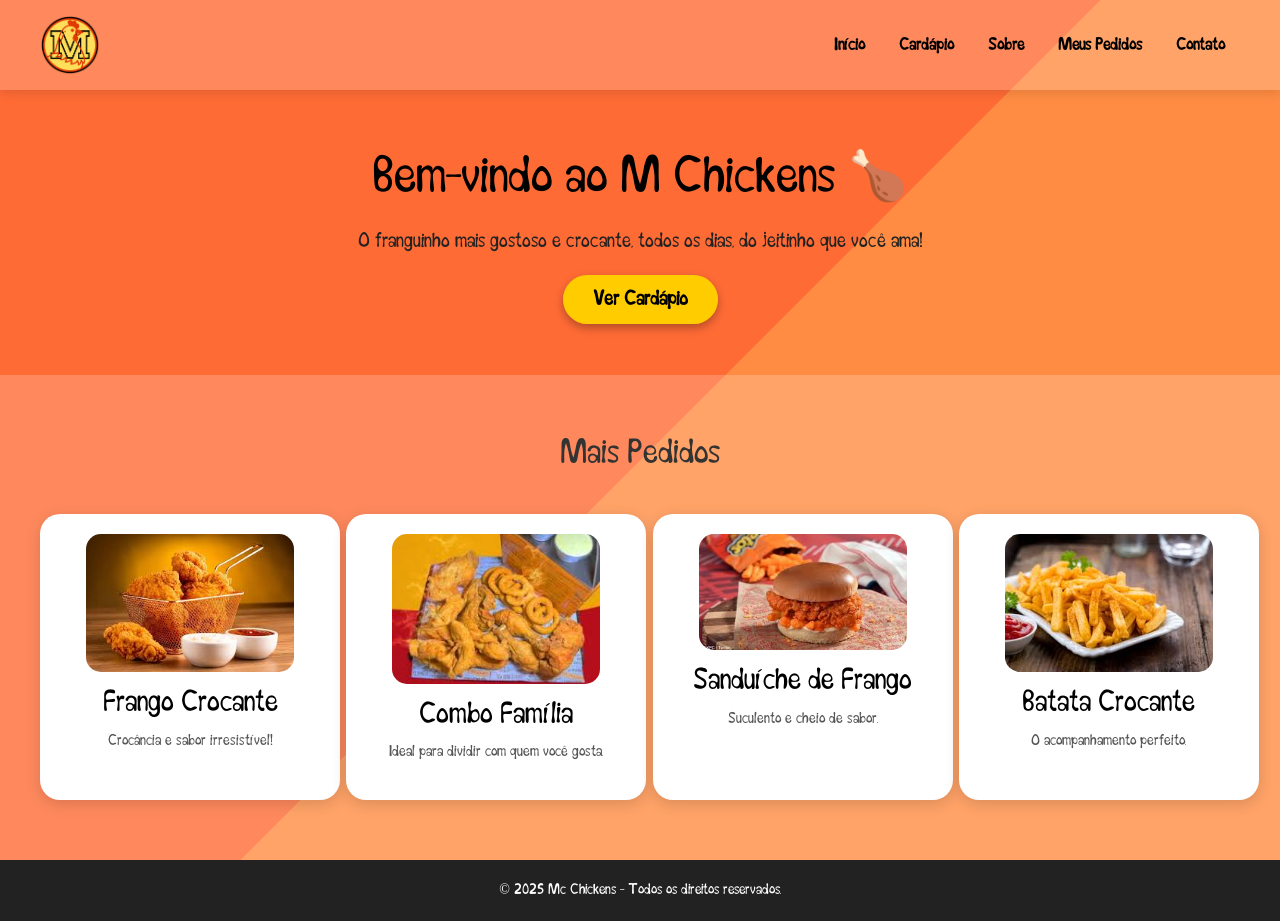
<file: html/index.html>
<!DOCTYPE html>
<html lang="pt-BR">
<head>
  <meta charset="UTF-8">
  <meta name="viewport" content="width=device-width, initial-scale=1.0">
  <title>M Chickens - Início</title>
  <script defer src="/javascript/inicio.js"></script>
  <link rel="stylesheet" href="https://stackpath.bootstrapcdn.com/bootstrap/4.1.3/css/bootstrap.min.css" integrity="sha384-MCw98/SFnGE8fJT3GXwEOngsV7Zt27NXFoaoApmYm81iuXoPkFOJwJ8ERdknLPMO" crossorigin="anonymous">
  <link rel="stylesheet" href="/css/inicio.css">
</head>
<body>

  <header>
    <img onclick="showdiv()" src="/img/logo m chickens simples.png" alt="M Chickens Logo">
    <nav>
      <div class="links">
      <a href="#">Início</a>
      <a href="cardapio.html">Cardápio</a>
      <a href="sobre.html">Sobre</a>
      <a href="carrinho.html">Meus Pedidos</a>
      <a href="https://api.whatsapp.com/send?phone=5511940318625&text=Olá%20gostaria%20de%20mais%20informações!%20">Contato</a>
      </div>
    </nav>
  </header>

  <section class="hero">
    <div class="hero-content">
      <h1>Bem-vindo ao M Chickens 🍗</h1>
      <p>O franguinho mais gostoso e crocante, todos os dias, do jeitinho que você ama!</p>
      <a href="cardapio.html">Ver Cardápio</a>
    </div>
  </section>

  <section class="menu-section">
    <h2>Mais Pedidos</h2>
    <div class="menu-grid">
      <div class="menu-card">
        <img src="/img/flango flito.jpg" alt="Frango Frito">
        <h3>Frango Crocante</h3>
        <p>Crocância e sabor irresistível!</p>
      </div>
      <div class="menu-card">
        <img src="/img/combo familia.jpg" alt="Combo Família">
        <h3>Combo Família</h3>
        <p>Ideal para dividir com quem você gosta.</p>
      </div>
      <div class="menu-card">
        <img src="/img/sanduiche de flango.jpg" alt="Sanduíche de Frango">
        <h3>Sanduíche de Frango</h3>
        <p>Suculento e cheio de sabor.</p>
      </div>
      <div class="menu-card">
        <img src="/img/batata.jpg" alt="Batata Frita">
        <h3>Batata Crocante</h3>
        <p>O acompanhamento perfeito.</p>
      </div>
    </div>
  </section>

  <footer>
    © 2025 Mc Chickens - Todos os direitos reservados.
  </footer>
</body>
</html>
</file>
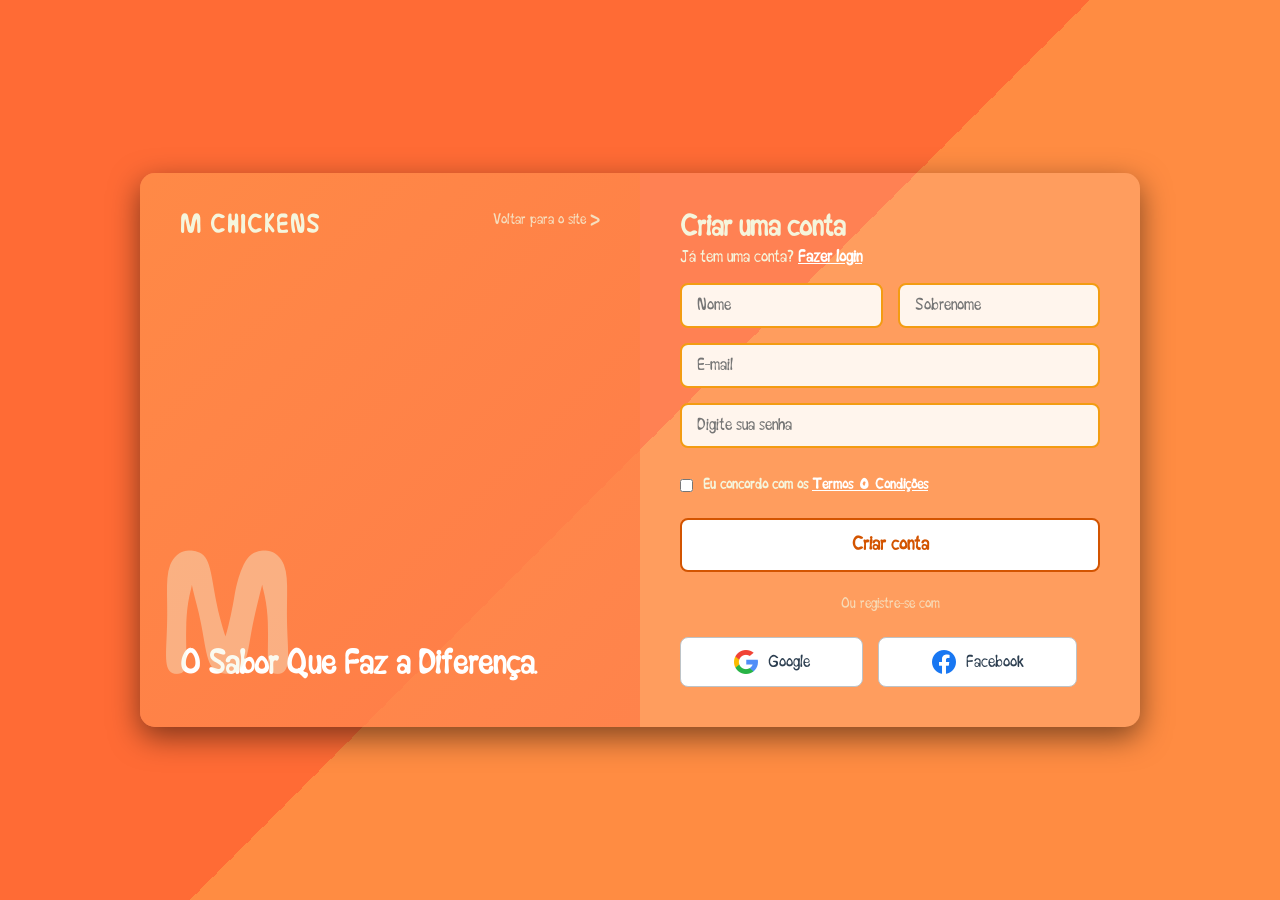
<file: html/cadastrar.html>
<!doctype html>
<html lang="pt-BR">
  <head>
    <meta charset="UTF-8" />
    <meta name="viewport" content="width=device-width, initial-scale=1.0" />
    <title>M Chickens - cadastro</title>
    <script defer src="/javascript/cadastrar.js"></script>
    <link rel="stylesheet" href="/css/cadatrar.css" />
    <link
      rel="stylesheet"
      href="https://cdnjs.cloudflare.com/ajax/libs/font-awesome/6.0.0-beta3/css/all.min.css"
    />
  </head>
  <body>
    <div class="coisas-login">
      <div class="pt-esquerda">
        <div class="logotipo">M Chickens</div>
        <a href="/html/inicio.html" class="link-voltar">Voltar para o site ></a>
        <div class="coisas-painel">
          <h1 class="titulo">O Sabor Que Faz a Diferença.</h1>
        </div>
        <div class="m-decorativo">M</div>
      </div>

      <div class="pt-direita">
        <h2>Criar uma conta</h2>
        <p class="login1">
          Já tem uma conta? <a href="login.html" class="login2">Fazer login</a>
        </p>

        <br />
        <form>
          <div class="nome">
            <input type="text" class="inputs" placeholder="Nome" required />
            <input
              type="text"
              class="inputs"
              placeholder="Sobrenome"
              required
            />
          </div>

          <input type="email" class="inputs" placeholder="E-mail" required />

          <div class="senha">
            <input
              type="password"
              class="inputs"
              placeholder="Digite sua senha"
              required
            />
          </div>

          <div class="checkbox">
            <input
              placeholder="."
              class="cb"
              type="checkbox"
              id="termos"
              required
            />
            <h4>Eu concordo com os <a href="#">Termos & Condições</a></h4>
          </div>

          <button onclick="cc()" id="btconta" type="submit" class="botaocriar">
            Criar conta
          </button>
        </form>

        <p class="registarga">Ou registre-se com</p>

        <div class="logingoogle">
          <button class="botao-g">
            <img src="../img/search.png" alt="" /> <span>Google</span>
          </button>
          <button class="botao-f">
            <img src="../img/facebook.png" alt="" /> Facebook
          </button>
        </div>
      </div>
    </div>
  </body>
</html>
</file>
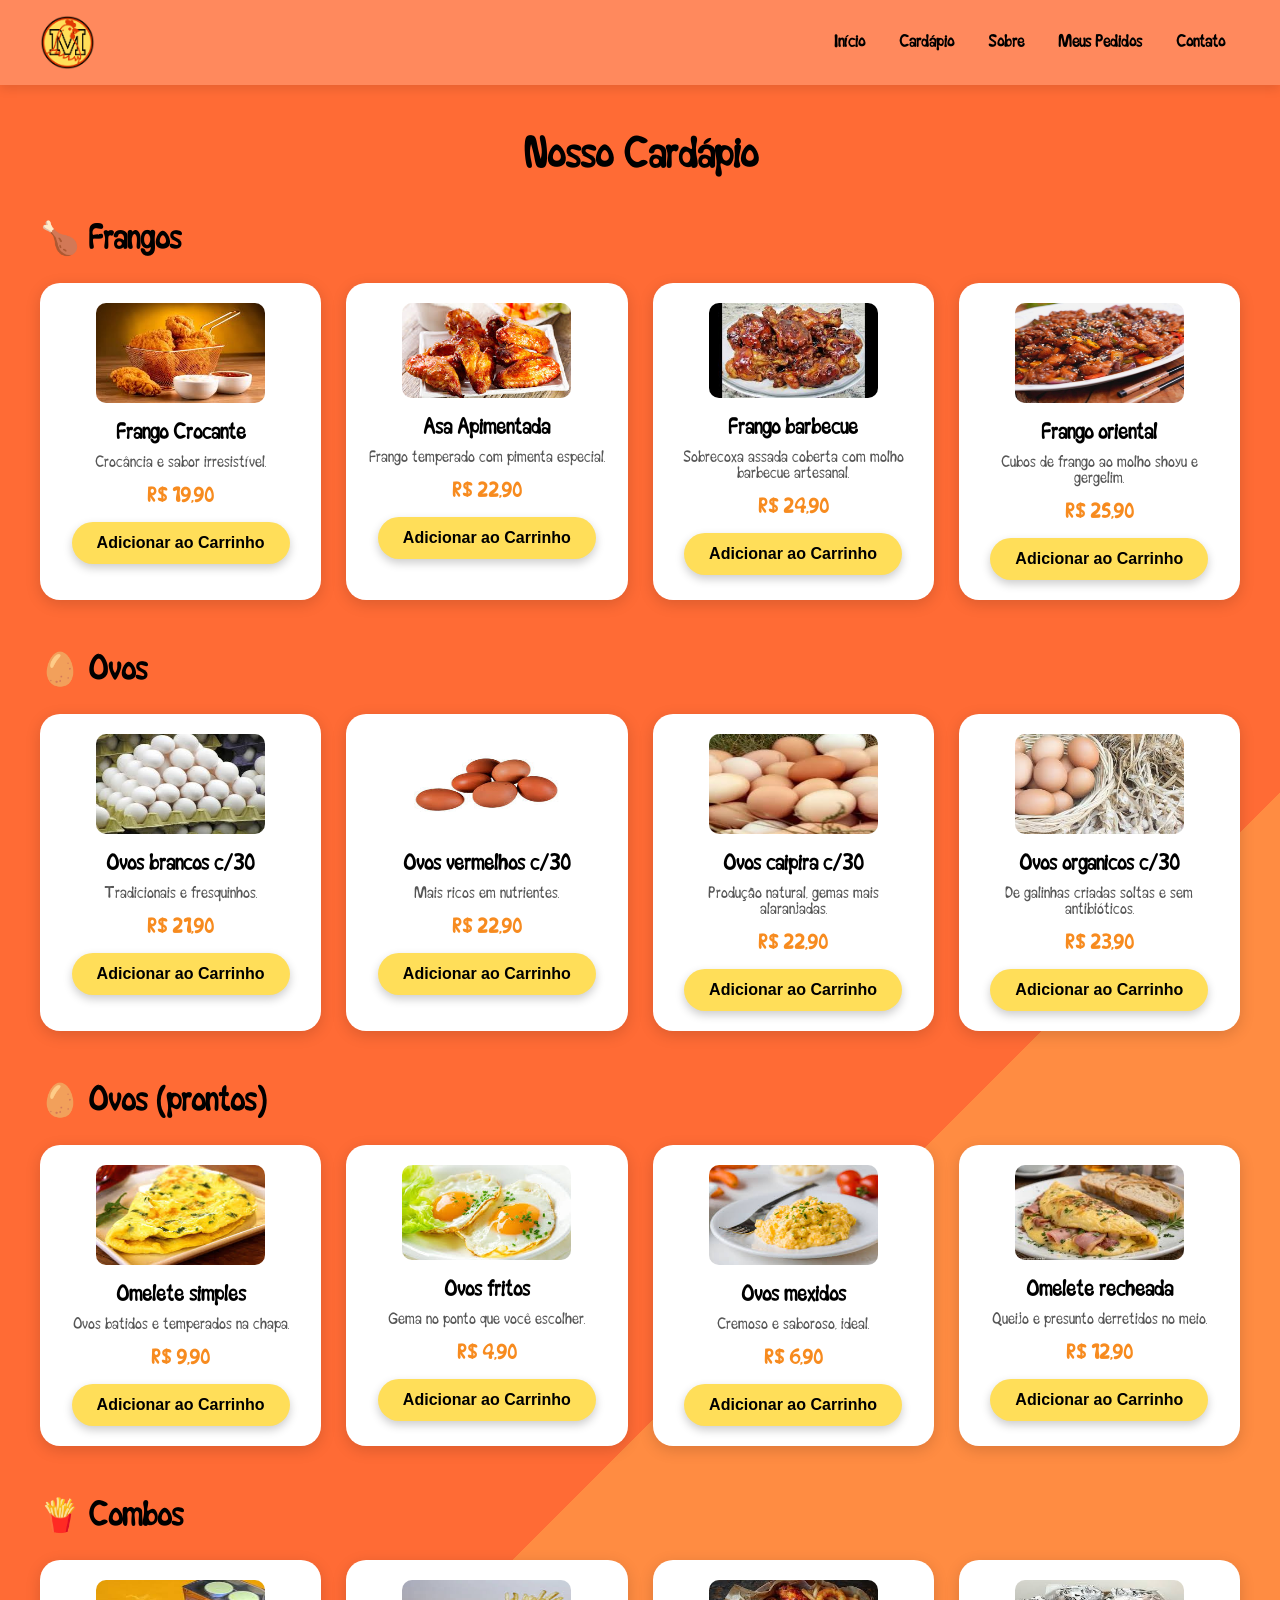
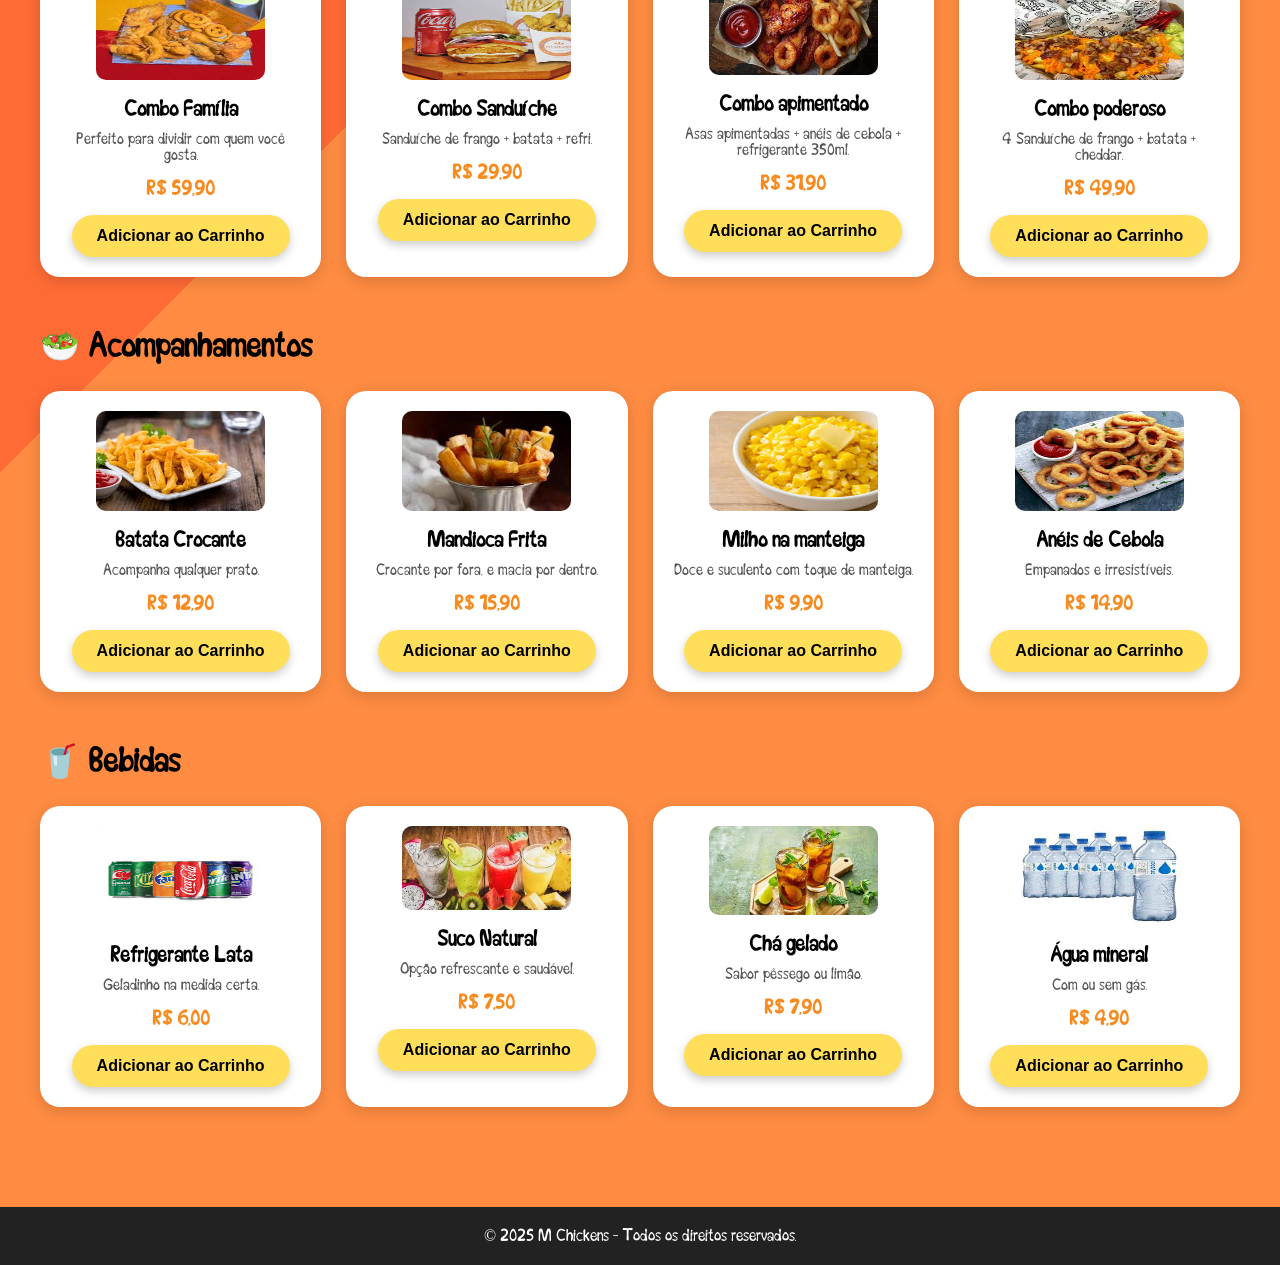
<file: html/cardapio.html>
<!DOCTYPE html>
<html lang="pt-BR">
<head>
  <meta charset="UTF-8">
  <meta name="viewport" content="width=device-width, initial-scale=1.0">
  <title>Mc Chickens - Cardápio</title>
  <link href="https://fonts.googleapis.com/css2?family=Poppins:wght@400;600;700&display=swap" rel="stylesheet">
  <link rel="stylesheet" href="/css/cardapio.css">
  <script defer src="/javascript/cardapio.js"></script>
</head>
<body>

  <header>
    <img onclick="showdiv()" src="/img/logo m chickens simples.png" alt="Mc Chickens Logo">
    <nav>
      <a href="index.html">Início</a>
      <a href="#">Cardápio</a>
      <a href="sobre.html">Sobre</a>
      <a href="carrinho.html">Meus Pedidos</a>
      <a href="https://api.whatsapp.com/send?phone=5511940318625&text=Olá%20gostaria%20de%20mais%20informações!%20">Contato</a>
    </nav>
  </header>

  <section class="cardapio">
    <h1>Nosso Cardápio</h1>

    <div class="categoria">
      <h2>🍗 Frangos</h2>
      <div class="produtos">
        <div class="produto">
          <img src="/img/flango flito.jpg" alt="Frango Crocante">
          <h3>Frango Crocante</h3>
          <p>Crocância e sabor irresistível.</p>
          <div class="preco">R$ 19,90</div>
          <button>Adicionar ao Carrinho</button>
        </div>
        <div class="produto">
          <img src="/img/asinha apimentada.jpg" alt="Asa Apimentada">
          <h3>Asa Apimentada</h3>
          <p>Frango temperado com pimenta especial.</p>
          <div class="preco">R$ 22,90</div>
          <button>Adicionar ao Carrinho</button>
        </div>
        <div class="produto">
          <img src="/img/frango barbecue.jpg" alt="Asa Apimentada">
          <h3>Frango barbecue</h3>
          <p>Sobrecoxa assada coberta com molho barbecue artesanal.</p>
          <div class="preco">R$ 24,90</div>
          <button>Adicionar ao Carrinho</button>
        </div>
        <div class="produto">
          <img src="/img/frango oriental.jpeg" alt="Asa Apimentada">
          <h3>Frango oriental</h3>
          <p>Cubos de frango ao molho shoyu e gergelim.</p>
          <div class="preco">R$ 25,90</div>
          <button>Adicionar ao Carrinho</button>
        </div>
      </div>
    </div>

    <div class="categoria">
      <h2>🥚 Ovos</h2>
      <div class="produtos">
        <div class="produto">
          <img src="/img/ovos brancos.jpg" alt="Frango Crocante">
          <h3>Ovos brancos c/30</h3>
          <p>Tradicionais e fresquinhos.</p>
          <div class="preco">R$ 21,90</div>
          <button>Adicionar ao Carrinho</button>
        </div>
        <div class="produto">
          <img src="/img/ovos vermelhos.jpg" alt="Asa Apimentada">
          <h3>Ovos vermelhos c/30</h3>
          <p>Mais ricos em nutrientes.</p>
          <div class="preco">R$ 22,90</div>
          <button>Adicionar ao Carrinho</button>
        </div>
        <div class="produto">
          <img src="/img/ovos caipira.jpg" alt="Asa Apimentada">
          <h3>Ovos caipira c/30</h3>
          <p>Produção natural, gemas mais alaranjadas.</p>
          <div class="preco">R$ 22,90</div>
          <button>Adicionar ao Carrinho</button>
        </div>
        <div class="produto">
          <img src="/img/ovos organicos.jpg" alt="Asa Apimentada">
          <h3>Ovos organicos c/30</h3>
          <p>De galinhas criadas soltas e sem antibióticos.</p>
          <div class="preco">R$ 23,90</div>
          <button>Adicionar ao Carrinho</button>
        </div>
      </div>
    </div>

    <div class="categoria">
      <h2>🥚 Ovos (prontos)</h2>
      <div class="produtos">
        <div class="produto">
          <img src="/img/omelete simples.jpg" alt="Frango Crocante">
          <h3>Omelete simples</h3>
          <p>Ovos batidos e temperados na chapa.</p>
          <div class="preco">R$ 9,90</div>
          <button>Adicionar ao Carrinho</button>
        </div>
        <div class="produto">
          <img src="/img/ovos frito.jpg" alt="Asa Apimentada">
          <h3>Ovos fritos</h3>
          <p>Gema no ponto que você escolher.</p>
          <div class="preco">R$ 4,90</div>
          <button>Adicionar ao Carrinho</button>
        </div>
        <div class="produto">
          <img src="/img/ovos mexidos.jpg" alt="Asa Apimentada">
          <h3>Ovos mexidos</h3>
          <p>Cremoso e saboroso, ideal.</p>
          <div class="preco">R$ 6,90</div>
          <button>Adicionar ao Carrinho</button>
        </div>
        <div class="produto">
          <img src="/img/omelete de presunto e queijo.jpg" alt="Asa Apimentada">
          <h3>Omelete recheada</h3>
          <p>Queijo e presunto derretidos no meio.</p>
          <div class="preco">R$ 12,90</div>
          <button>Adicionar ao Carrinho</button>
        </div>
      </div>
    </div>

    <div class="categoria">
      <h2>🍟 Combos</h2>
      <div class="produtos">
        <div class="produto">
          <img src="/img/combo familia.jpg" alt="Combo Família">
          <h3>Combo Família</h3>
          <p>Perfeito para dividir com quem você gosta.</p>
          <div class="preco">R$ 59,90</div>
          <button>Adicionar ao Carrinho</button>
        </div>
        <div class="produto">
          <img src="/img/combo sanduiche.jpg" alt="Combo Sanduíche">
          <h3>Combo Sanduíche</h3>
          <p>Sanduíche de frango + batata + refri.</p>
          <div class="preco">R$ 29,90</div>
          <button>Adicionar ao Carrinho</button>
        </div>
        <div class="produto">
          <img src="/img/combo apimentado.jpg" alt="Combo Sanduíche">
          <h3>Combo apimentado</h3>
          <p>Asas apimentadas + anéis de cebola + refrigerante 350ml.</p>
          <div class="preco">R$ 31,90</div>
          <button>Adicionar ao Carrinho</button>
        </div>
        <div class="produto">
          <img src="/img/Combo poderoso.jpg" alt="Combo Sanduíche">
          <h3>Combo poderoso</h3>
          <p>4 Sanduíche de frango + batata + cheddar.</p>
          <div class="preco">R$ 49,90</div>
          <button>Adicionar ao Carrinho</button>
        </div>
      </div>
    </div>

    <div class="categoria">
      <h2>🥗 Acompanhamentos</h2>
      <div class="produtos">
        <div class="produto">
          <img src="/img/batata.jpg" alt="Batata Frita">
          <h3>Batata Crocante</h3>
          <p>Acompanha qualquer prato.</p>
          <div class="preco">R$ 12,90</div>
          <button>Adicionar ao Carrinho</button>
        </div>
        <div class="produto">
          <img src="/img/mandioquinha frita.jpg" alt="Salada">
          <h3>Mandioca Frita</h3>
          <p>Crocante por fora, e macia por dentro.</p>
          <div class="preco">R$ 15,90</div>
          <button>Adicionar ao Carrinho</button>
        </div>
        <div class="produto">
          <img src="/img/milho na manteiga.jpg" alt="Salada">
          <h3>Milho na manteiga</h3>
          <p>Doce e suculento com toque de manteiga.</p>
          <div class="preco">R$ 9,90</div>
          <button>Adicionar ao Carrinho</button>
        </div>
        <div class="produto">
          <img src="/img/onion rings.jpg" alt="Salada">
          <h3>Anéis de Cebola</h3>
          <p>Empanados e irresistíveis.</p>
          <div class="preco">R$ 14,90</div>
          <button>Adicionar ao Carrinho</button>
        </div>
      </div>
    </div>

    <div class="categoria">
      <h2>🥤 Bebidas</h2>
      <div class="produtos">
        <div class="produto">
          <img src="/img/Refrigerantes.jpg" alt="Refrigerante">
          <h3>Refrigerante Lata</h3>
          <p>Geladinho na medida certa.</p>
          <div class="preco">R$ 6,00</div>
          <button>Adicionar ao Carrinho</button>
        </div>
        <div class="produto">
          <img src="/img/Sucos.jpg" alt="Suco Natural">
          <h3>Suco Natural</h3>
          <p>Opção refrescante e saudável.</p>
          <div class="preco">R$ 7,50</div>
          <button>Adicionar ao Carrinho</button>
        </div>
        <div class="produto">
          <img src="/img/cha gelado.jpg" alt="Suco Natural">
          <h3>Chá gelado</h3>
          <p>Sabor pêssego ou limão.</p>
          <div class="preco">R$ 7,90</div>
          <button>Adicionar ao Carrinho</button>
        </div>
        <div class="produto">
          <img src="/img/agua mineral.jpg" alt="Suco Natural">
          <h3>Água mineral</h3>
          <p>Com ou sem gás.</p>
          <div class="preco">R$ 4,90</div>
          <button>Adicionar ao Carrinho</button>
      </div>
    </div>
  </section>

  <footer>
    © 2025 M Chickens - Todos os direitos reservados.
  </footer>
</body>
</html>
</file>
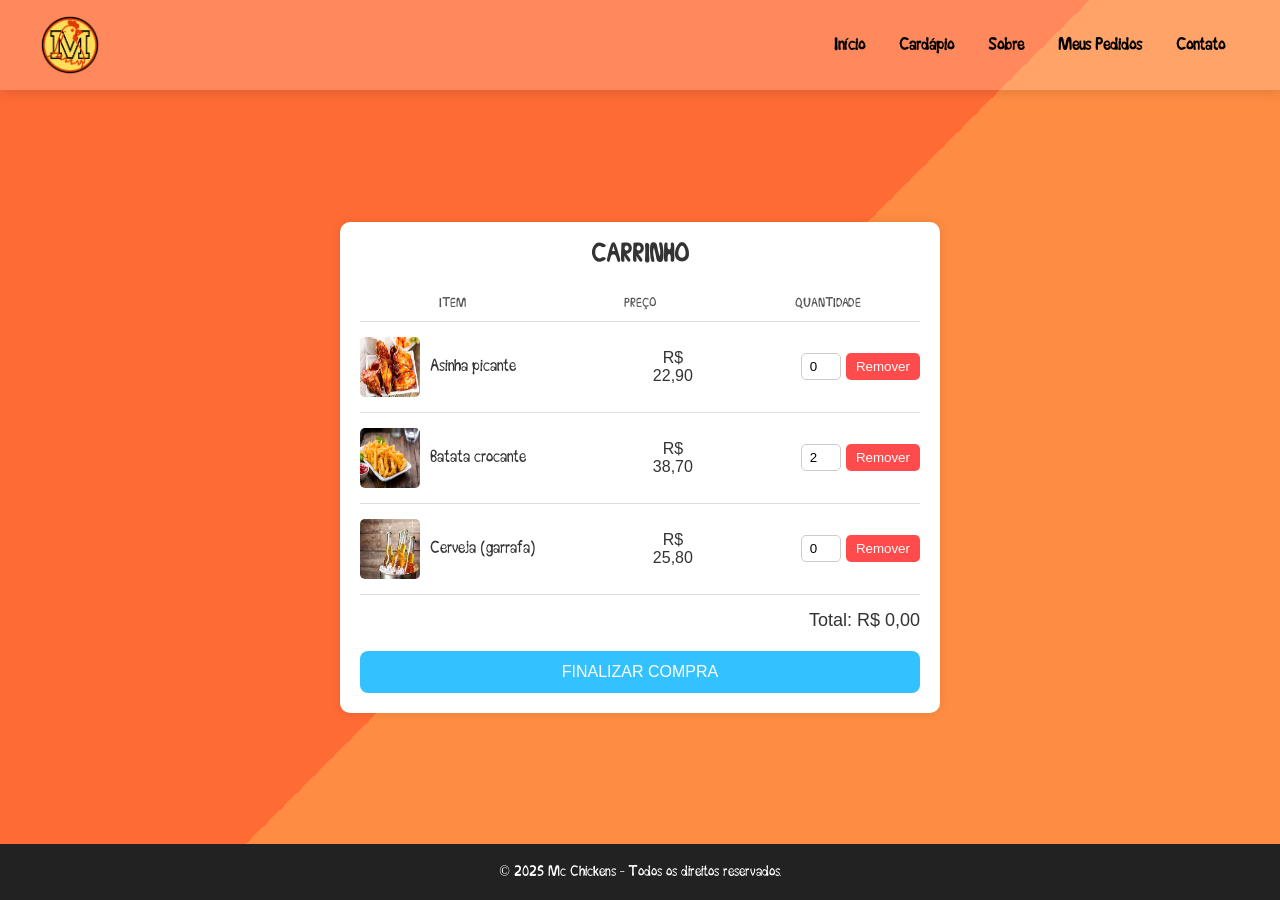
<file: html/carrinho.html>
<!DOCTYPE html>
<html lang="pt-BR">
<head>
  <meta charset="UTF-8">
  <meta name="viewport" content="width=device-width, initial-scale=1.0">
  <title>M Chickens - Carrinho</title>

  <link rel="stylesheet" href="/css/carrinho.css">
  <script defer src="/javascript/carrinho.js"></script>
</head>

<body>

<header>
  <img src="/img/logo m chickens simples.png" alt="Logo">
  <nav>
    <div class="links">
      <a href="./index.html">Início</a>
      <a href="./cardapio.html">Cardápio</a>
      <a href="./sobre.html">Sobre</a>
      <a href="#">Meus Pedidos</a>
      <a href="https://api.whatsapp.com/send?phone=5511940318625&text=Olá%20gostaria%20de%20mais%20informações!%20">Contato</a>
    </div>
  </nav>
</header>

<section class="hero">
  <div class="container">

    <h2>CARRINHO</h2>

    <div class="header-row">
      <p>ITEM</p>
      <p>PREÇO</p>
      <p>QUANTIDADE</p>
    </div>

    <div class="item">
      <div class="item-info">
        <img alt="." src="/img/asinha apimentada.jpg">
        <p>Asinha picante</p>
      </div>

      <div class="valor">
        <p>R$</p>
        <p class="valor-item">22,90</p>
      </div>

      <div class="quantidade">
        <input placeholder="." class="qtd" type="number" min="0" value="0" oninput="atualizarTotal()">
        <button class="btn-remover">Remover</button>
      </div>
    </div>

    <div class="item">
      <div class="item-info">
        <img alt="." src="/img/batata.jpg">
        <p>Batata crocante</p>
      </div>

      <div class="valor">
        <p>R$</p>
        <p class="valor-item">38,70</p>
      </div>

      <div class="quantidade">
        <input placeholder="." class="qtd" type="number" min="0" value="2" oninput="atualizarTotal()">
        <button class="btn-remover">Remover</button>
      </div>
    </div>

    <div class="item">
      <div class="item-info">
        <img alt="." src="/img/cerveja.jpg">
        <p>Cerveja (garrafa)</p>
      </div>

      <div class="valor">
        <p>R$</p>
        <p class="valor-item">25,80</p>
      </div>

      <div class="quantidade">
        <input placeholder="." class="qtd" type="number" min="0" value="0" oninput="atualizarTotal()">
        <button class="btn-remover">Remover</button>
      </div>
    </div>

    <div class="final">
      <p id="Total">Total: R$ 0,00</p>
    </div>

    <button class="btn-finalizar">FINALIZAR COMPRA</button>

  </div>
</section>

<footer>
  © 2025 Mc Chickens - Todos os direitos reservados.
</footer>

</body>
</html>
</file>
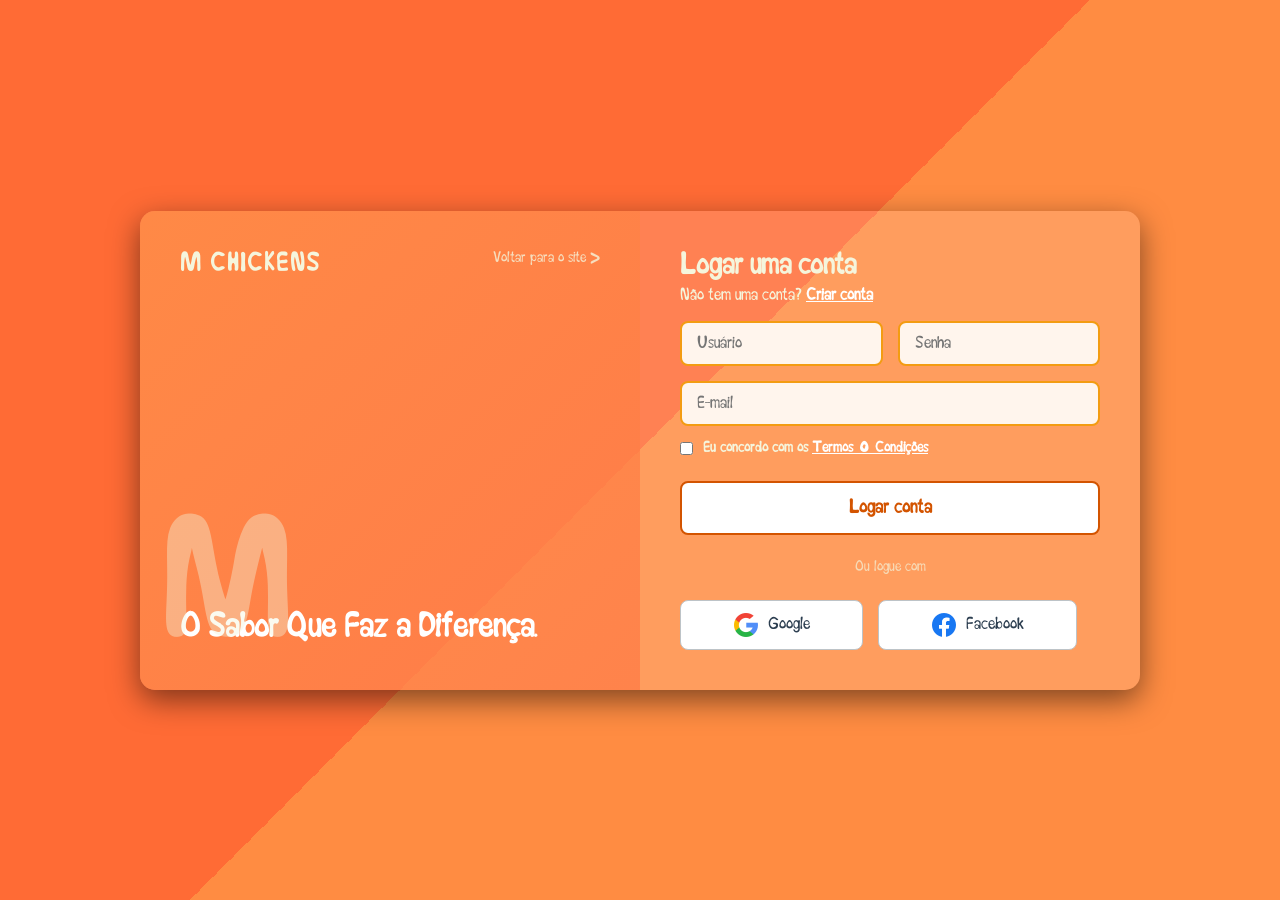
<file: html/login.html>
<!DOCTYPE html>
<html lang="pt-BR">
<head>
    <meta charset="UTF-8">
    <meta name="viewport" content="width=device-width, initial-scale=1.0">
    <title>M Chickens - login</title>
    <script defer src="/javascript/login.js"></script>
    <link rel="stylesheet" href="/css/login.css">
    <link rel="stylesheet" href="https://cdnjs.cloudflare.com/ajax/libs/font-awesome/6.0.0-beta3/css/all.min.css">
</head>
<body>
    <div class="coisas-login">
        <div class="pt-esquerda">
            <div class="logotipo">M Chickens</div>
            <a href="index.html" class="link-voltar">Voltar para o site ></a>
            <div class="coisas-painel">
                <h1 class="titulo">O Sabor Que Faz a Diferença.</h1>
            </div>
            <div class="m-decorativo">M</div>
        </div>

        <div class="pt-direita">
            <h2>Logar uma conta</h2>
            <p class="login1">Não tem uma conta? <a href="cadastrar.html" class="login2">Criar conta</a></p>

            <br>

                <div class="nome">
                    <input type="text" id="usuario" class="inputs" placeholder="Usuário" required>
                    <input type="password" id="password" class="inputs" placeholder="Senha" required>
                </div>
                
                <input type="email" class="inputs" placeholder="E-mail" id="email" required>

                <div class="checkbox">
                    <input placeholder="." class="cb" type="checkbox" id="termos" required>
                    <h4 >Eu concordo com os <a href="#">Termos & Condições</a></h4>
                </div>

                <button onclick="logar()" type="submit" class="botaocriar">Logar conta</button>

            <p class="registarga">Ou logue com</p> 

            <div class="logingoogle">
                <button class="botao-g">
                     <img src="../img/search.png" alt=""> <span>Google</span>
                </button>
                <button class="botao-f">
                     <img src="../img/facebook.png" alt=""> Facebook 
                </button>
            </div>
        </div>
    </div>

</body>
</html>
</file>
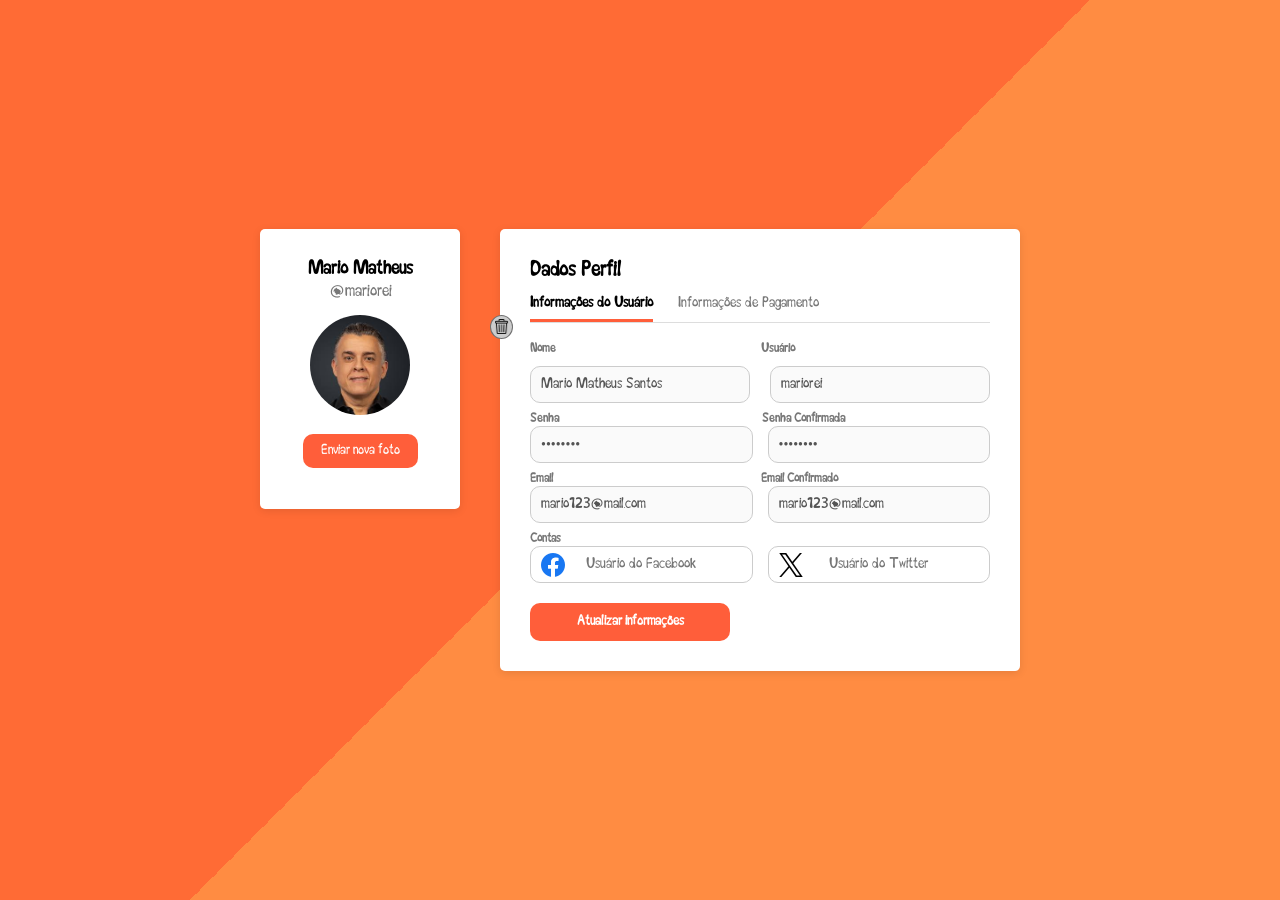
<file: html/perfilusua.html>
<!DOCTYPE html>
<html lang="pt-BR">
  <head>
    <meta charset="UTF-8" />
    <meta name="viewport" content="width=device-width, initial-scale=1.0" />
    <title>Editar Perfil</title>
    <link rel="stylesheet" href="../css/perfilusua.css" />
    <script src="../javascript/perfilusua.js"></script>
  </head>
  <body>
    <div class="container">

      <div class="perfil">
        <h3>Mario Matheus</h3>
        <p class="usuario">@mariorei</p>

        <div class="lixeira">
          <img src="../img/lixeira.png" alt="" />
        </div>
        <div class="foto">
          <img src="../img/img mario.jpg" alt="Foto de perfil" />
        </div>

        <button onclick="mudartamanho()" class="botao-foto">
          Enviar nova foto
        </button>
        <br />
        <br />
        <h5 hidden class="texto-erro">
          Esta funcionalidade não esta disponivel no momento!
        </h5>
      </div>

      <div class="editar">
        <h2>Dados Perfil</h2>

        <div class="abas">
          <p class="infusua">Informações do Usuário</p>
          <p class="infpaga">Informações de Pagamento</p>
        </div>

        <div class="inputs">
          <div class="nomeusuario">
          <h6>Nome</h6>
          <h6>Usuário</h6>
          </div>
          <div class="nome">
            <input
              disabled
              class="bt-atz"
              type="text"
              placeholder="Nome completo"
              value="Mario Matheus Santos"
            />
            <input
              disabled
              class="bt-atz"
              type="text"
              placeholder="Nome de usuário"
              value="mariorei"
            />
          </div>

          <div class="teste">
            <div class="senhas">
              <h6>Senha</h6>
              <h6>Senha Confirmada</h6>
            </div>
            <div class="senha">
              
              <input
                disabled
                class="bt-atz"
                id="senha"
                type="password"
                placeholder="Senha"
                value="********"
              />
              <input
                disabled
                class="bt-atz"
                id="nova-senha"
                type="password"
                placeholder="Confirmar senha"
                value="********"
              />
            </div>
          </div>

          <div class="teste">
            <div class="emails">
              <h6>Email</h6>
              <h6>Email Confirmado</h6>
            </div>
            <div class="email">
              <input
                disabled
                class="bt-atz"
                id="email"
                type="email"
                placeholder="Endereço de e-mail"
                value="mario123@mail.com"
              />
              <input
                disabled
                class="bt-atz"
                id="novo-email"
                type="email"
                placeholder="Confirmar e-mail"
                value="mario123@mail.com"
              />
            </div>
          </div>

          <div class="teste">
            <h6>Contas</h6>
            <div class="ft">

              <input
                class="inputf"
                type="text"
                maxlength="14"
                placeholder="Usuário do Facebook"
              />

              <input
                class="inputx"
                type="text"
                maxlength="14"
                placeholder="Usuário do Twitter"
              />
            </div>
          </div>

          <div class="botoes">
            <button onclick="atualizardados()" class="botao-atualizar">
              Atualizar informações
            </button>
            <button hidden onclick="salvardados()" class="botao-salvar">
              Salvar informações
            </button>
          </div>
        </div>
      </div>
    </div>
  </body>
</html>
</file>
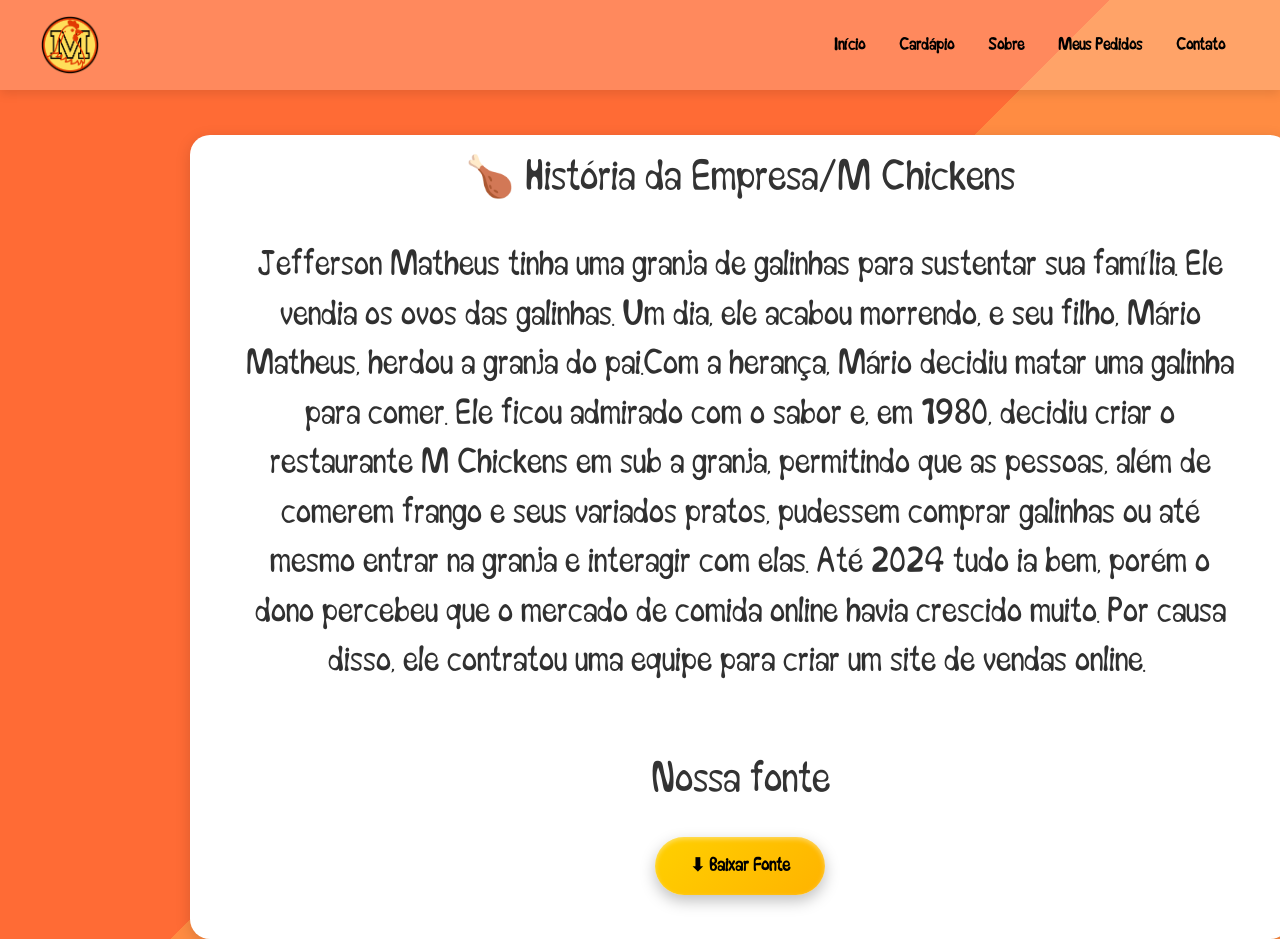
<file: html/sobre.html>
<!DOCTYPE html>
<html lang="pt-BR">
    <head>
        <meta charset="UTF-8">
        <meta name="viewport" content="width=device-width, initial-scale=1.0">
        <title>M Chickens - Sobre nós</title>
        
        <link rel="stylesheet" href="https://stackpath.bootstrapcdn.com/bootstrap/4.1.3/css/bootstrap.min.css" integrity="sha384-MCw98/SFnGE8fJT3GXwEOngsV7Zt27NXFoaoApmYm81iuXoPkFOJwJ8ERdknLPMO" crossorigin="anonymous">
        <link rel="stylesheet" href="/css/sobre.css">
        <script defer src="/javascript/inicio.js"></script>
    </head>
    <body>

    <header>
    <img onclick="showdiv()" src="/img/logo m chickens simples.png" alt="M Chickens Logo">
        <nav>
            <div class="links">
            <a href="index.html">Início</a>
            <a href="cardapio.html">Cardápio</a>
            <a href="#">Sobre</a>
            <a href="carrinho.html">Meus Pedidos</a>
            <a href="https://api.whatsapp.com/send?phone=5511940318625&text=Olá%20gostaria%20de%20mais%20informações!%20">Contato</a>
            </div>
        </nav>
    </header>

    <div class="menu-card">
        <h1>🍗 História da Empresa/M Chickens</h1>
        <p>Jefferson Matheus tinha uma granja de galinhas para sustentar sua família. Ele vendia os ovos das galinhas. Um dia, ele acabou morrendo, e seu filho, Mário Matheus, herdou a granja do pai.Com a herança, Mário decidiu matar uma galinha para comer. Ele ficou admirado com o sabor e, em 1980, decidiu criar o restaurante M Chickens em sub a granja, permitindo que as pessoas, além de comerem frango e seus variados pratos, pudessem comprar galinhas ou até mesmo entrar na granja e interagir com elas. Até 2024 tudo ia bem, porém o dono percebeu que o mercado de comida online havia crescido muito. Por causa disso, ele contratou uma equipe para criar um site de vendas online. </p>
        <br>
        <h1>Nossa fonte</h1>
        <br>
        <a class="download" href="../fontes/galifont.!.zip" download>
            ⬇ Baixar Fonte
        </a>
        <br>
        <br>
    </div>

    </body>
</html>
</file>
<file: css/inicio.css>
@font-face {
    font-family: galfont;
    src: url("/fontes/galfont-Regular.otf");
}

* {
  margin: 0;
  padding: 0;
  box-sizing: border-box;
}

body {
  font-family: galfont;
  background: linear-gradient(135deg, #FF6B35 50%, #FF8C42 50%);
  color: #333;
  min-height: 100vh;
  display: flex;
  flex-direction: column;
}

header {
  display: flex;
  justify-content: space-between;
  align-items: center;
  padding: 15px 40px;
  background: rgba(255, 255, 255, 0.2);
  box-shadow: 0 4px 10px rgba(0,0,0,0.1);
  top: 0;
}

header img {
  height: 60px;
  cursor:pointer;
}

.links a {
  margin: 0 15px;
  text-decoration: none;
  font-weight: bold;
  color: #000;
  transition: color 0.3s;
}

.links a:hover {
  font-size: large;
  text-decoration: underline;
  transition: 0.7s;
  color: #000;
}

.link a{
  margin: 0 15px;
  text-decoration: none;
  font-weight: bold;
  color: #000;
  transition: color 0.3s;
}

.link a:hover {
  font-size: large;
  text-decoration: underline;
  transition: 0.7s;
  color: #000;
}

.hero {
  flex: 1;
  display: flex;
  align-items: center;
  justify-content: center;
  text-align: center;
  padding: 60px 20px;
}

.hero-content {
  max-width: 800px;
}

.hero-content h1 {
  font-size: 3rem;
  color: #000;
  margin-bottom: 20px;
}

.hero-content p {
  font-size: 1.2rem;
  margin-bottom: 30px;
  color: #222;
}

.hero-content a {
  padding: 15px 30px;
  font-size: 1.2rem;
  border: none;
  border-radius: 30px;
  background: #ffcc00;
  font-weight: bold;
  cursor: pointer;
  box-shadow: 0 4px 10px rgba(0,0,0,0.3);
  transition: transform 0.2s, background 0.3s;
  text-decoration: none;
  color: #000;
}

.hero-content a:hover {
  background: #ffb700;
  transform: translateY(-3px);
}

.menu-section {
  padding: 60px 40px;
  background: rgba(255, 255, 255, 0.2);
}

.menu-section h2 {
  text-align: center;
  font-size: 2rem;
  margin-bottom: 40px;
}

.menu-grid {
  display: grid;
  grid-template-columns: repeat(auto-fit, minmax(220px, 1fr));
  gap: 25px;
}

.menu-card {
  background: #fff;
  border-radius: 20px;
  padding: 20px;
  text-align: center;
  box-shadow: 0 4px 15px rgba(0,0,0,0.15);
  transition: transform 0.3s;
  cursor: pointer;
  width: 300px;
}

.menu-card:hover {
  transform: translateY(-8px);
}

.menu-card img {
  width: 80%;
  max-height: 150px;
  margin-bottom: 15px;
  border-radius: 15px;
  object-fit: cover;
}

.menu-card h3 {
  margin-bottom: 10px;
  color: #000;
}

.menu-card p {
  font-size: 0.9rem;
  color: #555;
}

footer {
  background: #222;
  color: #fff;
  text-align: center;
  padding: 20px;
  font-size: 14px;
}
</file>
<file: css/cadatrar.css>
@font-face {
    font-family: galfont;
    src: url("/fontes/galfont-Regular.otf");
}

* {
    box-sizing: border-box;
    margin: 0;
    padding: 0;
    font-family: galfont;
}

body {
    background: linear-gradient(135deg, #FF6B35 50%, #FF8C42 50%);
    display: flex;
    justify-content: center;
    align-items: center;
    min-height: 100vh;
    padding: 20px;
}

.coisas-login {
    display: flex;
    width: 1000px;
    max-width: 90%;
    background: rgba(255, 255, 255, 0.15);
    border-radius: 15px;
    overflow: hidden;
    box-shadow: 0 10px 30px rgba(0, 0, 0, 0.5);
    color: #F5F5DC; 
    flex-wrap: wrap; 
}

.pt-esquerda {
    flex: 1;
    padding: 40px;
    position: relative;
    display: flex;
    flex-direction: column;
    justify-content: space-between;
    min-width: 300px;
    background-image:linear-gradient(135deg, rgba(255,140,66,0.75), rgba(255,122,69,0.75)), url("https://images.unsplash.com/photo-1600891964599-f61ba0e24092?auto=format&fit=crop&w=1200&q=80");
    background-size: cover;
    background-position: center;
    background-repeat: no-repeat;
    color: #fff;  
}

.logotipo {
    font-size: 24px;
    font-weight: bold;
    color: #F5F5DC;
    text-transform: uppercase;
    letter-spacing: 2px;
}

.link-voltar {
    position: absolute;
    top: 40px;
    right: 40px;
    color: #F5F5DC;
    text-decoration: none;
    font-size: 14px;
    opacity: 0.8;
}

.link-voltar:hover {
    position: absolute;
    top: 40px;
    right: 40px;
    color: rgba(0, 0, 0, 0.776);
    text-decoration: none;
    font-size: 14px;
    opacity: 0.8;
    transition: 0.4s;
}

.titulo {
    font-size: 32px;
    font-weight: 600;
    line-height: 1.3;
}

.m-decorativo {
    position: absolute;
    bottom: 20px;
    left: 20px;
    font-size: 150px;
    font-weight: 900;
    color: #F5F5DC;
    opacity: 0.4;
    pointer-events: none;
    line-height: 1;
}

.pt-direita {
    flex: 1;
    padding: 40px;
    min-width: 350px;
}

.pt-direita h2 {
    font-size: 28px;
    margin-bottom: 5px;
}

.login2 {
    color: #FFFFFF; 
    font-weight: bold;
}

.inputs {
    width: 100%;
    padding: 12px 15px;
    margin-bottom: 15px;
    background-color: #FFF5ED; 
    border: 2px solid #F39C12; 
    border-radius: 8px;
    color: #2C3E50;
    font-size: 16px;
    outline: none;
}

.nome {
    display: flex;
    gap: 15px;
}

.nome .inputs {
    flex: 1;
    margin-bottom: 15px;
}

.senha {
    margin-bottom: 15px;
}

.checkbox {
    display: flex;
    align-items: center;
    margin-bottom: 25px;
    font-size: 14px;
}

.checkbox a {
    color: #FFFFFF;
}

.checkbox .cb {
    margin-right: 10px;
    accent-color: #FFFFFF; 
}

.botaocriar {
    width: 100%;
    padding: 15px;
    background-color: #FFFFFF; 
    color: #D35400;
    border: 2px solid #D35400 ;
    border-radius: 8px;
    font-size: 18px;
    font-weight: bold;
    cursor: pointer;
    transition: background-color 0.3s;
    margin-bottom: 25px;
}

.botaocriar:hover {
    background-color: #fbd49a; 
}

.registarga {
    text-align: center;
    font-size: 14px;
    opacity: 0.7;
    margin-bottom: 25px;
}

.logingoogle {
    display: flex;
    gap: 15px;
}

.botao-g {
    display: flex;
    padding: 12px 52.5px;
    border: 1px solid #BDC3C7; 
    background-color: #FFFFFF; 
    border-radius: 8px;
    color: #2C3E50;
    font-size: 16px;
    cursor: pointer;
    align-items: center;
    justify-content: center;
    gap: 10px;
}

.botao-g:hover {
    background-color: #fbd49a;
    border: 2px solid #D35400;
    transition: 0.4s;
}

.botao-f {
    display: flex;
    padding: 12px 52.5px;
    border: 1px solid #BDC3C7; 
    background-color: #FFFFFF; 
    border-radius: 8px;
    color: #2C3E50;
    font-size: 16px;
    cursor: pointer;
    align-items: center;
    justify-content: center;
    gap: 10px;
}

.botao-f:hover {
    background-color: #fbd49a;
    border: 2px solid #D35400;
    transition: 0.4s;
}
</file>
<file: css/cardapio.css>
@font-face {
    font-family: galfont;
    src: url("/fontes/galfont-Regular.otf");
}

* {
  margin: 0;
  padding: 0;
  box-sizing: border-box;
}

body {
  font-family: galfont;
  background: linear-gradient(135deg, #FF6B35 50%, #FF8C42 50%);
  color: #222;
  min-height: 100vh;
  display: flex;
  flex-direction: column;
}

header {
  display: flex;
  justify-content: space-between;
  align-items: center;
  padding: 15px 40px;
  background: rgba(255, 255, 255, 0.2);
  box-shadow: 0 4px 10px rgba(0,0,0,0.1);
  top: 0;
}

header img {
  height: 55px;
  cursor: pointer;
}

nav a {
  margin: 0 15px;
  text-decoration: none;
  font-weight: bold;
  color: #000;
  transition: color 0.3s;
}

nav a:hover {
  font-size: large;
  text-decoration: underline;
  transition: 0.7s;
}

.link a{
  margin: 0 15px;
  text-decoration: none;
  font-weight: bold;
  color: #000;
  transition: color 0.3s;
}

.link a:hover {
  font-size: large;
  text-decoration: underline;
  transition: 0.7s;
  color: #000;
}

.cardapio {
  padding: 50px 40px;
}

.cardapio h1 {
  text-align: center;
  font-size: 2.5rem;
  margin-bottom: 40px;
  color: #000;
}

.categoria {
  margin-bottom: 50px;
}

.categoria h2 {
  font-size: 2rem;
  margin-bottom: 25px;
  color: #000;
}

.produtos {
  display: grid;
  grid-template-columns: repeat(auto-fit, minmax(250px, 1fr));
  gap: 25px;
}

.produto {
  background: #fff;
  border-radius: 20px;
  padding: 20px;
  text-align: center;
  box-shadow: 0 4px 15px rgba(0,0,0,0.15);
  transition: transform 0.3s;
}

.produto:hover {
  transform: translateY(-8px);
}

.produto img {
  width: 70%;
  max-height: 100px;
  margin-bottom: 15px;
  border-radius: 10px;
}

.produto h3 {
  margin-bottom: 10px;
  font-size: 1.3rem;
  color: #000;
}

.produto p {
  font-size: 0.95rem;
  color: #555;
  margin-bottom: 15px;
}

.preco {
  font-size: 1.2rem;
  font-weight: bold;
  margin-bottom: 15px;
  color: #F78B1F;
}

.produto button {
  background: #FFDE59;
  border: none;
  border-radius: 25px;
  padding: 12px 25px;
  font-size: 1rem;
  font-weight: bold;
  cursor: pointer;
  transition: 0.3s;
  box-shadow: 0 4px 10px rgba(0,0,0,0.2);
}

.produto button:hover {
  background: #FFDFBB;
}

footer {
  background: #222;
  color: #fff;
  text-align: center;
  padding: 20px;
  margin-top: auto;
}
</file>
<file: css/carrinho.css>
@font-face {
    font-family: galfont;
    src: url("/fontes/galfont-Regular.otf");
}

* {
  margin: 0;
  padding: 0;
  box-sizing: border-box;
}

body {
  font-family: galfont;
  background: linear-gradient(135deg, #FF6B35 50%, #FF8C42 50%);
  color: #333;
  min-height: 100vh;
  display: flex;
  flex-direction: column;
}

header {
  display: flex;
  justify-content: space-between;
  align-items: center;
  padding: 15px 40px;
  background: rgba(255, 255, 255, 0.2);
  box-shadow: 0 4px 10px rgba(0,0,0,0.1);
  top: 0;
}

header img {
  height: 60px;
  cursor: pointer;
}

.links a {
  margin: 0 15px;
  text-decoration: none;
  font-weight: bold;
  color: #000;
  transition: color 0.3s;
}

.links a:hover {
  font-size: large;
  text-decoration: underline;
  transition: 0.7s;
  color: #000;
}

.link a{
  margin: 0 15px;
  text-decoration: none;
  font-weight: bold;
  color: #000;
  transition: color 0.3s;
}

.link a:hover {
  font-size: large;
  text-decoration: underline;
  transition: 0.7s;
  color: #000;
}

.hero {
  flex: 1;
  display: flex;
  align-items: center;
  justify-content: center;
  text-align: center;
  padding: 60px 20px;
}

.hero-content {
  max-width: 800px;
}

.hero-content a {
  padding: 15px 30px;
  font-size: 1.2rem;
  border: none;
  border-radius: 30px;
  background: #ffcc00;
  font-weight: bold;
  cursor: pointer;
  box-shadow: 0 4px 10px rgba(0,0,0,0.3);
  transition: transform 0.2s, background 0.3s;
  text-decoration: none;
  color: #000;
}

.container {
    width: 600px;
    margin: 40px auto;
    background: #fff;
    padding: 20px;
    border-radius: 10px;
    box-shadow: 0 0 10px rgba(0,0,0,0.1);
}

h2 {
    margin-bottom: 20px;
    text-align: center;
}

.header-row {
    display: flex;
    justify-content: space-between;
    padding: 10px 0;
    font-size: 12px;
    color: #555;
    border-bottom: 1px solid #ddd;
}   

.header-row p {
    width: 33%;
    text-align: center;
}

.item {
    display: flex;
    justify-content: space-between;
    align-items: center;
    padding: 15px 0;
    border-bottom: 1px solid #ddd;
}

.item-info {
    display: flex;
    align-items: center;
    gap: 10px;
    width: 33%;
}

.item-info img {
    width: 60px;
    height: 60px;
    border-radius: 5px;
}

.valor {
    width: 33%;
    text-align: center;
    & p {
      font-family: Arial, Helvetica, sans-serif;
    }
}

.quantidade {
    display: flex;
    align-items: center;
    gap: 5px;
}
.quantidade input {
    width: 40px;
    text-align: center;
    padding: 5px;
    border: 1px solid #ccc;
    border-radius: 5px;
}
.btn-remover {
    background: #ff4b4b;
    color: #fff;
    border: none;
    padding: 6px 10px;
    border-radius: 5px;
    cursor: pointer;
}

.final {
    display: flex;
    justify-content: flex-end;
    margin-top: 15px;
    font-size: 18px;
    & p {
      font-family: Arial, Helvetica, sans-serif;
    }
}
.btn-finalizar {
    width: 100%;
    margin-top: 20px;
    padding: 12px;
    background: #33c2ff;
    border: none;
    color: white;
    font-size: 16px;
    border-radius: 8px;
    cursor: pointer;
}

footer {
  background: #222;
  color: #fff;
  text-align: center;
  padding: 20px;
  font-size: 14px;
}
</file>
<file: css/login.css>
@font-face {
    font-family: galfont;
    src: url("/fontes/galfont-Regular.otf");
}

* {
    box-sizing: border-box;
    margin: 0;
    padding: 0;
    font-family: galfont;
}

body {
    background: linear-gradient(135deg, #FF6B35 50%, #FF8C42 50%);
    display: flex;
    justify-content: center;
    align-items: center;
    min-height: 100vh;
    padding: 20px;
}

.coisas-login {
    display: flex;
    width: 1000px;
    max-width: 90%;
    background: rgba(255, 255, 255, 0.15);
    border-radius: 15px;
    overflow: hidden;
    box-shadow: 0 10px 30px rgba(0, 0, 0, 0.5);
    color: #F5F5DC; 
    flex-wrap: wrap;
}

.pt-esquerda {
    flex: 1;
    padding: 40px;
    position: relative;
    display: flex;
    flex-direction: column;
    justify-content: space-between;
    min-width: 300px;
    background-image:linear-gradient(135deg, rgba(255,140,66,0.75), rgba(255,122,69,0.75)), url("https://images.unsplash.com/photo-1600891964599-f61ba0e24092?auto=format&fit=crop&w=1200&q=80");
    background-size: cover;
    background-position: center;
    background-repeat: no-repeat;
    color: #fff; 
}

.logotipo {
    font-size: 24px;
    font-weight: bold;
    color: #F5F5DC;
    text-transform: uppercase;
    letter-spacing: 2px;
}

.link-voltar {
    position: absolute;
    top: 40px;
    right: 40px;
    color: #F5F5DC;
    text-decoration: none;
    font-size: 14px;
    opacity: 0.8;
}

.link-voltar:hover {
    position: absolute;
    top: 40px;
    right: 40px;
    color: rgba(0, 0, 0, 0.776);
    text-decoration: none;
    font-size: 14px;
    opacity: 0.8;
    transition: 0.4s;
}

.titulo {
    font-size: 32px;
    font-weight: 600;
    line-height: 1.3;
}

.m-decorativo {
    position: absolute;
    bottom: 20px;
    left: 20px;
    font-size: 150px;
    font-weight: 900;
    color: #F5F5DC;
    opacity: 0.4;
    pointer-events: none;
    line-height: 1;
}

.pt-direita {
    flex: 1;
    padding: 40px;
    min-width: 350px;
}

.pt-direita h2 {
    font-size: 28px;
    margin-bottom: 5px;
}

.login2 {
    color: #FFFFFF; 
    font-weight: bold;
}

.inputs {
    width: 100%;
    padding: 12px 15px;
    margin-bottom: 15px;
    background-color: #FFF5ED; 
    border: 2px solid #F39C12; 
    border-radius: 8px;
    color: #2C3E50;
    font-size: 16px;
    outline: none;
}

.nome {
    display: flex;
    gap: 15px;
}

.nome .inputs {
    flex: 1;
    margin-bottom: 15px;
}

.senha {
    margin-bottom: 15px;
}

.checkbox {
    display: flex;
    align-items: center;
    margin-bottom: 25px;
    font-size: 14px;
}

.checkbox a {
    color: #FFFFFF;
}

.checkbox .cb {
    margin-right: 10px;
    accent-color: #FFFFFF; 
}

.botaocriar {
    width: 100%;
    padding: 15px;
    background-color: #FFFFFF; 
    color: #D35400;
    border: 2px solid #D35400 ;
    border-radius: 8px;
    font-size: 18px;
    font-weight: bold;
    cursor: pointer;
    transition: background-color 0.3s;
    margin-bottom: 25px;
}

.botaocriar:hover {
    background-color: #fbd49a; 
}

.registarga {
    text-align: center;
    font-size: 14px;
    opacity: 0.7;
    margin-bottom: 25px;
}

.logingoogle {
    display: flex;
    gap: 15px;
}

.botao-g {
    display: flex;
    padding: 12px 52.5px;
    border: 1px solid #BDC3C7; 
    background-color: #FFFFFF; 
    border-radius: 8px;
    color: #2C3E50;
    font-size: 16px;
    cursor: pointer;
    align-items: center;
    justify-content: center;
    gap: 10px;
}

.botao-g:hover {
    background-color: #fbd49a;
    border: 2px solid #D35400;
    transition: 0.4s;
}

.botao-f {
    display: flex;
    padding: 12px 52.5px;
    border: 1px solid #BDC3C7; 
    background-color: #FFFFFF; 
    border-radius: 8px;
    color: #2C3E50;
    font-size: 16px;
    cursor: pointer;
    align-items: center;
    justify-content: center;
    gap: 10px;
}

.botao-f:hover {
    background-color: #fbd49a;
    border: 2px solid #D35400;
    transition: 0.4s;
}
</file>
<file: css/perfilusua.css>
@font-face {
    font-family: galfont;
    src: url("/fontes/galfont-Regular.otf");
}

* {
  box-sizing: border-box;
  margin: 0;
  padding: 0;
  font-family: galfont;
}

body {
  background: linear-gradient(135deg, #FF6B35 50%, #FF8C42 50%);
  display: flex;
  justify-content: center;
  align-items: center;
  height: 100vh;
}

.container {
  display: flex;
  gap: 40px;
}

.perfil {
  background: #fff;
  border-radius: 5px;
  width: 200px;
  height: 280px;
  padding: 30px;
  text-align: center;
  box-shadow: 0 2px 8px rgba(0, 0, 0, 0.1);
}

.perfil h3 {
  font-size: 18px;
  font-weight: 600;
  margin-bottom: 4px;
}

.perfil .usuario {
  color: #777;
  margin-bottom: 15px;
}

.foto img {
  width: 100px;
  height: 100px;
  border-radius: 50%;
  object-fit: cover;
  margin-bottom: 15px;
}

.botao-foto {
  background-color: #ff5e3a;
  border: none;
  color: #fff;
  padding: 10px 18px;
  border-radius: 10px;
  cursor: pointer;
  font-weight: 500;
  transition: background 0.2s;
}

.botao-foto:hover {
  background-color: #ff441e;
}


.editar {
  background: #fff;
  border-radius: 5px;
  padding: 30px;
  width: 520px;
  box-shadow: 0 2px 8px rgba(0, 0, 0, 0.1);
}

.editar h2 {
  font-size: 20px;
  font-weight: 600;
  margin-bottom: 15px;
}

.abas {
  display: flex;
  gap: 25px;
  border-bottom: 1px solid #ddd;
  margin-bottom: 20px;
}

.abas p {
  font-size: 14px;
  color: #777;
  padding-bottom: 8px;
  cursor: pointer;
}

.abas .infusua {
  border-bottom: 3px solid #ff5e3a;
  color: #000;
  font-weight: 600;
}

.inputs {
  display: flex;
  flex-direction: column;
  gap: 10px;
}

.inputs h6 {
  font-size: 12px;
  color: #777;
}

.nomeusuario {
  display: flex;
  gap: 205px;
}

.senhas {
  display: flex;
  gap: 203px;
}

.emails {
  display: flex;
  gap: 208px;
}

.nome {
  display: flex;
  gap: 20px;
}

.nome input {
  width: 100%;
  padding: 10px;
  border-radius: 10px;
  border: 1px solid #ccc;
  outline: none;
  font-size: 14px;
}

.senha {
  display: flex;
  gap: 15px;
}

.senha input {
  width: 100%;
  padding: 10px;
  border-radius: 10px;
  border: 1px solid #ccc;
  outline: none;
  font-size: 14px;
}

.email {
  display: flex;
  gap: 15px;
}

.email input {
  width: 100%;
  padding: 10px;
  border-radius: 10px;
  border: 1px solid #ccc;
  outline: none;
  font-size: 14px;
}

.ft {
  display: flex;
  gap: 15px;
}

.ft input {
  width: 100%;
  padding: 10px;
  border-radius: 10px;
  border: 1px solid #ccc;
  outline: none;
  font-size: 14px;
  text-align: center;
}

.botao-atualizar {
  background-color: #ff5e3a;
  color: #fff;
  border: none;
  padding: 12px;
  width: 200px;
  border-radius: 10px;
  font-weight: 600;
  cursor: pointer;
  margin-top: 10px;
  transition: background 0.2s;
}

.botao-atualizar:hover {
  background-color: #ff441e;
}

.botao-salvar {
  background-color: #ff5e3a;
  color: #fff;
  border: none;
  padding: 12px;
  width: 200px;
  border-radius: 10px;
  font-weight: 600;
  cursor: pointer;
  margin-top: 10px;
  transition: background 0.2s;
}

.botao-salvar:hover {
  background-color: #ff441e;
}

.botoes {
  display: flex;
  gap: 50px;
}

/* .inputs .senhacon {
  position: absolute;
  left: 875px;
  top: 320px;
}

.inputs .usuario {
  position: absolute;
  left: 875px;
  top: 249px;
}

.inputs .emailcon {
  position: absolute;
  left: 875px;
  top: 391px;
} */

.lixeira {
  position: absolute;
  left: 490px;
  width: 23px;
  background-color: #ccc;
  border-radius: 100%;
  border: #00000075 1px solid;
}

.lixeira img {
  width: 15px;
  margin-top: 3px;
}

.texto-erro{
  color: #dc0000d3;
}

.inputf {
  background-image: url('../img/facebook.png');
  background-repeat: no-repeat;
  background-position: 10px center;
}

.inputx {
  background-image: url('../img/twitter.png');
  background-repeat: no-repeat;
  background-position: 10px center;
}

.teste {
  display: flex;
  flex-direction: column;
}
</file>
<file: css/sobre.css>
@font-face {
  font-family: galfont;
  src: url("/fontes/galfont-Regular.otf");
}

* {
  margin: 0;
  padding: 0;
  box-sizing: border-box;
}

body {
  font-family: galfont;
  background: linear-gradient(135deg, #FF6B35 50%, #FF8C42 50%);
  color: #333;
  min-height: 100vh;
  display: flex;
  flex-direction: column;
}

header {
  display: flex;
  justify-content: space-between;
  align-items: center;
  padding: 15px 40px;
  background: rgba(255, 255, 255, 0.2);
  box-shadow: 0 4px 10px rgba(0,0,0,0.1);
  top: 0;
}

header img {
  height: 60px;
  cursor: pointer;
}

.links a {
  margin: 0 15px;
  text-decoration: none;
  font-weight: bold;
  color: #000;
  transition: color 0.3s;
}

.links a:hover {
  font-size: large;
  text-decoration: underline;
  transition: 0.7s;
  color: #000;
}

.link a{
  margin: 0 15px;
  text-decoration: none;
  font-weight: bold;
  color: #000;
  transition: color 0.3s;
}

.link a:hover {
  font-size: large;
  text-decoration: underline;
  transition: 0.7s;
  color: #000;
}

.menu-card {
  background: #fff;
  border-radius: 20px;
  padding: 20px;
  text-align: center;
  box-shadow: 0 4px 15px rgba(0,0,0,0.15);
  transition: transform 0.3s;
  cursor:default ;
  width: 1100px;
  height: auto;
  margin-left: 190px;
  margin-top: 45px;
  justify-content: center;
  align-items: center;
  
}

.menu-card:hover {
  transform: translateY(-2px);
}

.menu-card p {
  color: #303030;
  font-size: 33px;
  padding: 30px;
}

.download{
  display: inline-flex;
  align-items: center;
  justify-content: center;
  gap: 10px;
  padding: 16px 35px;
  background: linear-gradient(135deg, #ffd000, #ffb300);
  color: #000;
  text-decoration: none;
  font-size: 1.1rem;
  font-weight: bold;
  border-radius: 50px;
  box-shadow:0 6px 15px rgba(0,0,0,0.25),inset 0 2px 5px rgba(255,255,255,0.4);
  transition: all 0.3s ease;
  position: relative;
  overflow: hidden;
}

.download::before{
  content: "";
  position: absolute;
  top: 0;
  left: -100%;
  width: 100%;
  height: 100%;
  background: linear-gradient(120deg,transparent,rgba(255,255,255,0.5),transparent);
  transition: 0.6s;
}

.download:hover::before{
  left: 100%;
}

.download:hover{
  transform: translateY(-4px) scale(1.05);
  box-shadow: 0 10px 20px rgba(0,0,0,0.35),inset 0 2px 5px rgba(255,255,255,0.5);
  color: #000;
  text-decoration: none;
}


.download:active{
  transform: scale(0.97);
}
</file>
